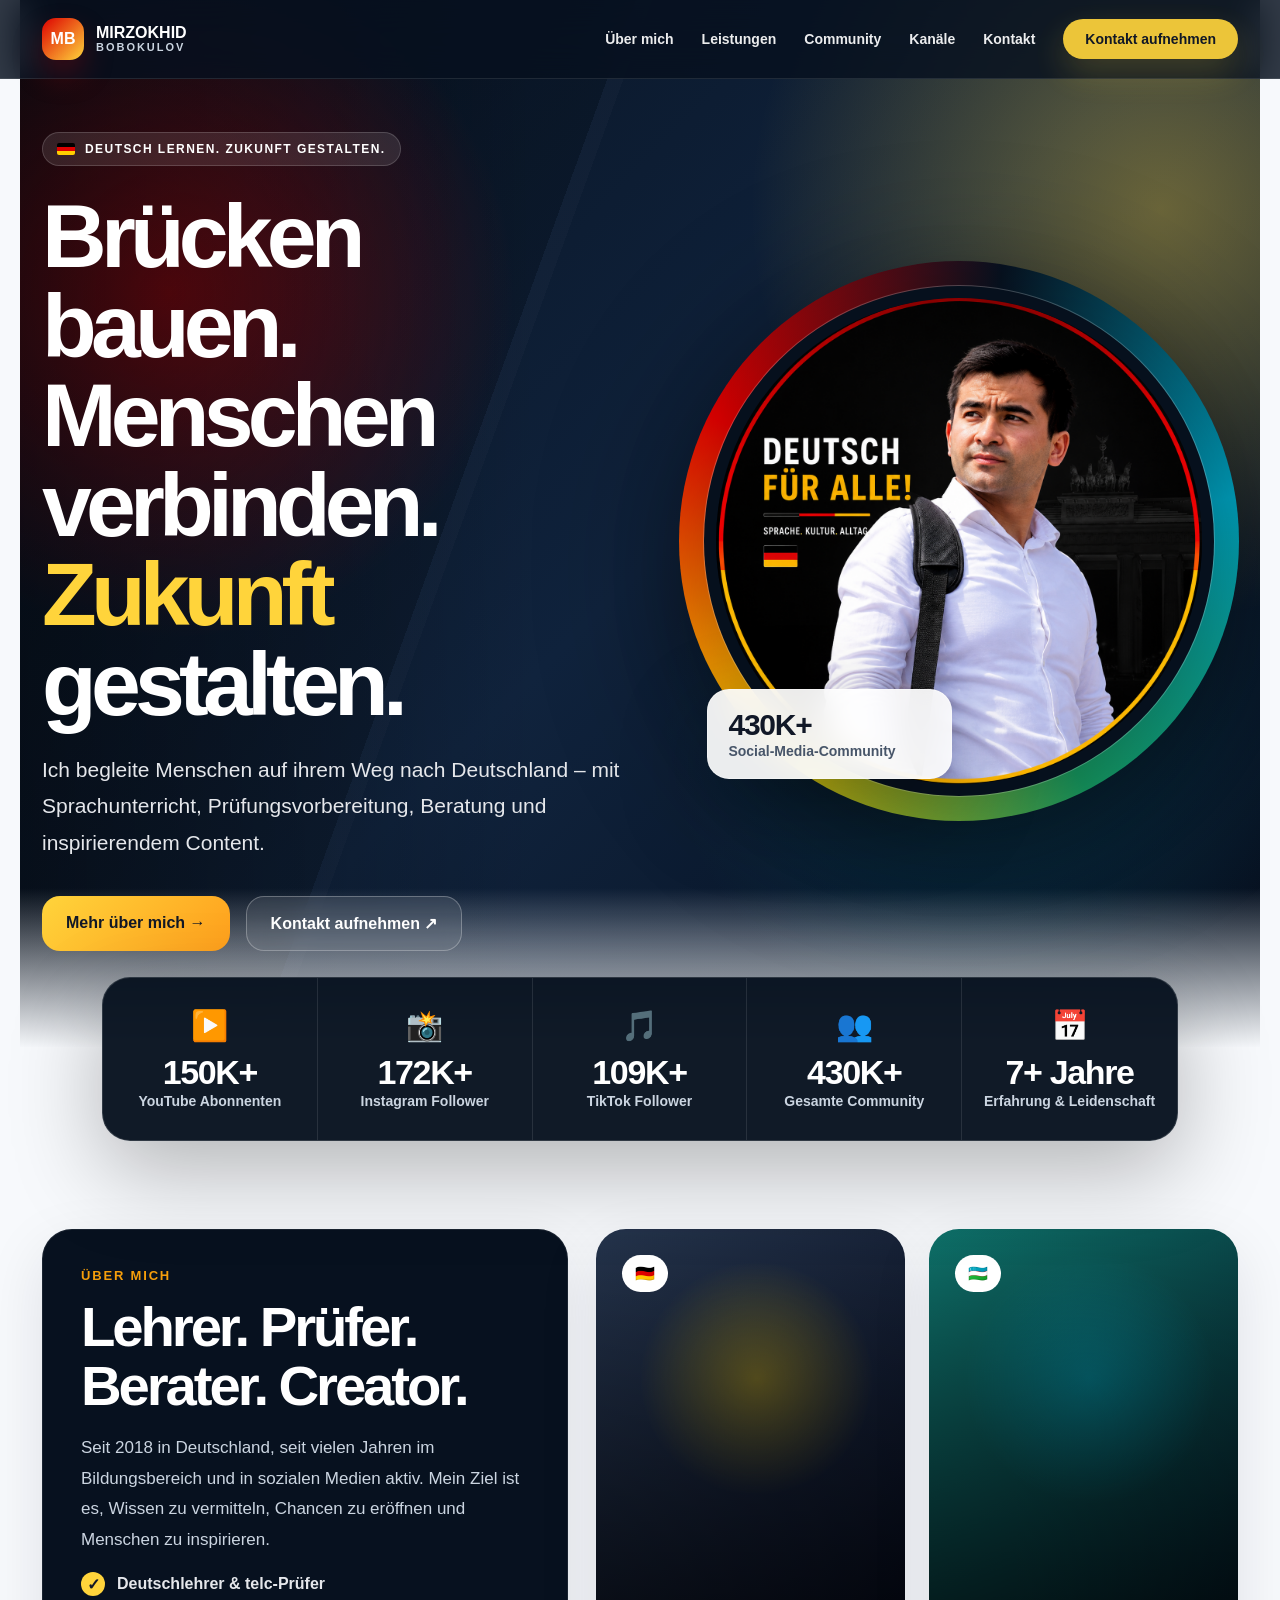
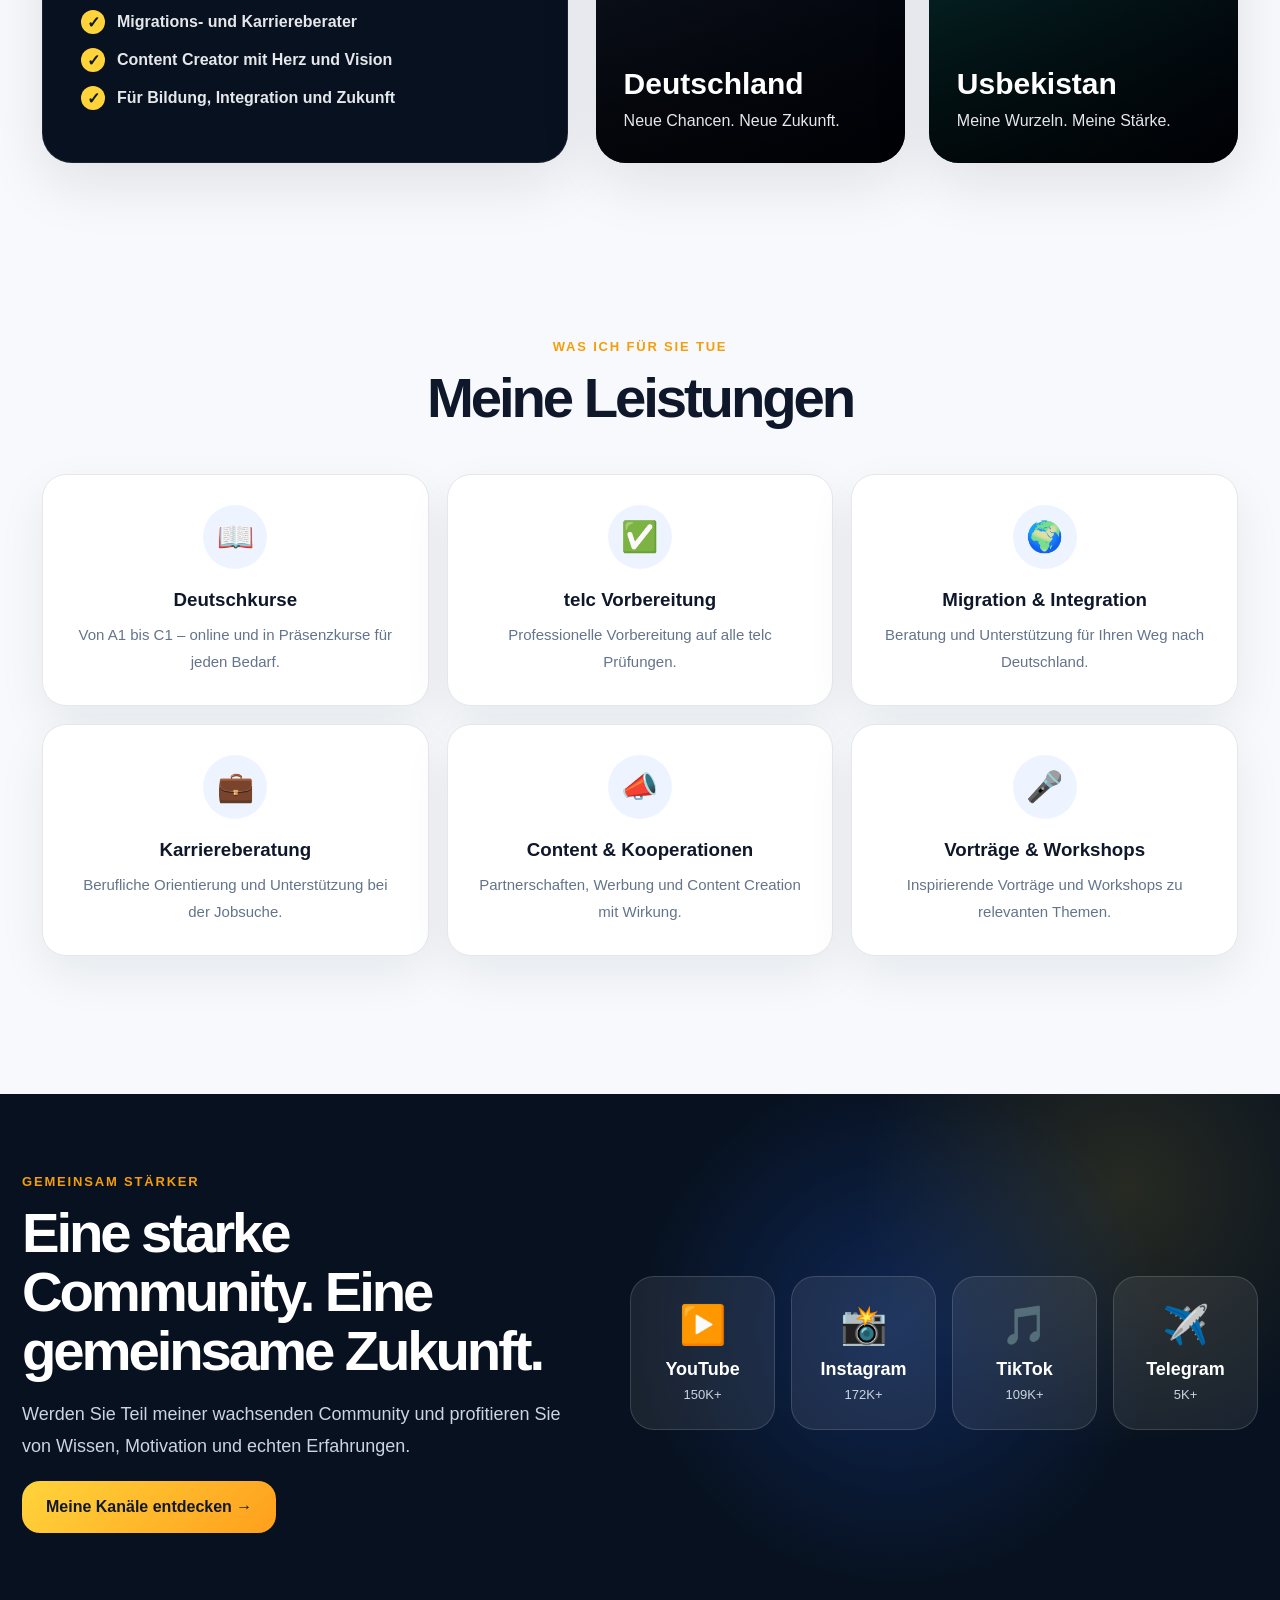
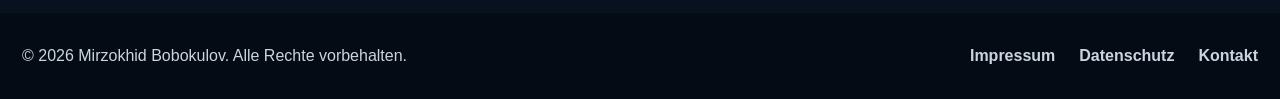
<file: index.html>
<!DOCTYPE html>
<html lang="de">
<head>
  <meta charset="UTF-8" />
  <meta name="viewport" content="width=device-width, initial-scale=1.0" />
  <title>Mirzokhid Bobokulov | Offizielle Webseite</title>
  <meta name="description" content="Deutschlehrer, telc-Prüfer, Content Creator sowie Migrations- und Karriereberater in Deutschland." />
  <link rel="preload" href="profile.png" as="image">

  <style>
    :root{
      --bg:#07111f;
      --bg2:#0b1a2f;
      --paper:#f7f9fc;
      --text:#0f172a;
      --muted:#64748b;
      --white:#ffffff;
      --yellow:#ffd43b;
      --red:#dd0000;
      --blue:#0099b5;
      --green:#169b62;
      --line:rgba(255,255,255,.16);
      --shadow:0 30px 90px rgba(0,0,0,.28);
      --soft-shadow:0 20px 60px rgba(15,23,42,.10);
    }

    *{box-sizing:border-box}
    html{scroll-behavior:smooth}
    body{margin:0;font-family:Arial,Helvetica,sans-serif;background:var(--paper);color:var(--text)}
    a{text-decoration:none;color:inherit}

    header{
      position:fixed;top:0;left:0;right:0;z-index:100;
      background:rgba(7,17,31,.82);
      backdrop-filter:blur(18px);
      border-bottom:1px solid rgba(255,255,255,.10);
    }
    .nav{
      max-width:1240px;margin:0 auto;padding:18px 22px;
      display:flex;align-items:center;justify-content:space-between;
    }
    .brand{display:flex;align-items:center;gap:12px;color:white;font-weight:900}
    .mark{
      width:42px;height:42px;border-radius:14px;display:grid;place-items:center;
      background:linear-gradient(135deg,var(--red),var(--yellow));box-shadow:0 15px 30px rgba(221,0,0,.25)
    }
    .brand span:last-child{line-height:1.05}
    .brand small{display:block;color:#cbd5e1;letter-spacing:.18em;font-size:11px;font-weight:800}
    nav{display:flex;gap:28px;align-items:center;color:white;font-size:14px;font-weight:900}
    nav a{opacity:.92} nav a:hover{color:var(--yellow)}
    .nav-cta{background:var(--yellow);color:#111827!important;padding:12px 22px;border-radius:999px;box-shadow:0 15px 35px rgba(255,212,59,.22)}

    .hero{
      min-height:900px;
      padding:132px 22px 96px;
      color:white;
      position:relative;
      overflow:hidden;
      background:
        radial-gradient(circle at 12% 28%, rgba(221,0,0,.55), transparent 26%),
        radial-gradient(circle at 92% 20%, rgba(255,212,59,.38), transparent 29%),
        linear-gradient(135deg,#07111f 0%,#10233d 52%,#06101e 100%);
    }
    .hero:before{
      content:"";position:absolute;inset:0;
      background:
        linear-gradient(90deg,rgba(0,0,0,.42),transparent 42%),
        linear-gradient(110deg,rgba(0,0,0,.16) 0 38%,rgba(255,255,255,.02) 38% 39%,transparent 39%),
        radial-gradient(circle at 78% 68%,rgba(0,153,181,.22),transparent 27%);
      pointer-events:none;
    }
    .hero:after{
      content:"";position:absolute;left:0;right:0;bottom:-1px;height:160px;
      background:linear-gradient(0deg,var(--paper),transparent);
    }
    .hero-grid{
      position:relative;z-index:2;max-width:1240px;margin:0 auto;
      display:grid;grid-template-columns:1.02fr .98fr;gap:56px;align-items:center;
    }
    .eyebrow{
      display:inline-flex;align-items:center;gap:10px;border:1px solid var(--line);
      background:rgba(255,255,255,.10);border-radius:999px;padding:9px 14px;
      font-size:12px;letter-spacing:.12em;text-transform:uppercase;font-weight:900;
    }
    .flag-de{width:18px;height:12px;border-radius:2px;background:linear-gradient(#000 0 33%,#dd0000 33% 66%,#ffce00 66%)}
    h1{
      margin:26px 0 22px;font-size:clamp(50px,7vw,92px);line-height:1.0;letter-spacing:-.065em;
    }
    .yellow{color:var(--yellow)}
    .lead{max-width:640px;font-size:21px;line-height:1.75;color:#e5e7eb;margin:0 0 34px}
    .actions{display:flex;flex-wrap:wrap;gap:16px}
    .btn{
      display:inline-flex;align-items:center;justify-content:center;gap:12px;
      min-width:185px;padding:17px 24px;border-radius:18px;font-weight:900;
      border:1px solid rgba(255,255,255,.28);color:white;background:rgba(255,255,255,.08);
      backdrop-filter:blur(10px);transition:.25s ease;
    }
    .btn:hover{transform:translateY(-3px)}
    .btn.primary{background:linear-gradient(135deg,var(--yellow),#ff9f1c);color:#111827;border:0}

    .visual{position:relative;display:grid;place-items:center;min-height:560px}
    .halo{
      position:absolute;width:min(88vw,560px);height:min(88vw,560px);border-radius:50%;
      background:conic-gradient(from 225deg,#ffce00,#dd0000,#07111f,#0099b5,#169b62,#ffce00);
      filter:drop-shadow(0 28px 70px rgba(0,0,0,.45));
    }
    .portrait{
      position:relative;width:min(82vw,510px);height:min(82vw,510px);
      border-radius:50%;overflow:hidden;border:12px solid rgba(7,17,31,.84);
      box-shadow:0 0 0 1px rgba(255,255,255,.22),var(--shadow);
      background:#050b14;
    }
    .portrait img{width:100%;height:100%;object-fit:cover;display:block}
    .label-card{
      position:absolute;bottom:42px;left:28px;background:rgba(255,255,255,.92);
      color:#111827;border:1px solid rgba(255,255,255,.35);border-radius:22px;
      padding:18px 20px;width:245px;box-shadow:var(--shadow);backdrop-filter:blur(16px);
    }
    .label-card strong{display:block;font-size:30px;letter-spacing:-.04em}
    .label-card span{color:#475569;font-weight:800;font-size:14px}

    .stats-wrap{max-width:1120px;margin:-70px auto 0;padding:0 22px;position:relative;z-index:10}
    .stats{
      display:grid;grid-template-columns:repeat(5,1fr);overflow:hidden;border-radius:28px;
      background:rgba(7,17,31,.96);border:1px solid rgba(255,255,255,.14);
      box-shadow:var(--shadow);color:white;
    }
    .stat{text-align:center;padding:30px 18px;border-right:1px solid rgba(255,255,255,.10)}
    .stat:last-child{border-right:0}
    .stat .emoji{font-size:30px;margin-bottom:10px}
    .stat strong{display:block;font-size:34px;letter-spacing:-.04em}
    .stat span{color:#cbd5e1;font-size:14px;font-weight:700}

    section{max-width:1240px;margin:0 auto;padding:88px 22px}
    .kicker{color:#f59e0b;font-size:13px;text-transform:uppercase;letter-spacing:.14em;font-weight:900;margin-bottom:14px}
    h2{font-size:clamp(34px,4.4vw,58px);line-height:1.05;letter-spacing:-.055em;margin:0 0 18px}
    p{line-height:1.8}
    .muted{color:var(--muted);font-size:18px}

    .about-grid{display:grid;grid-template-columns:.9fr 1.1fr;gap:28px;align-items:stretch}
    .about-card{
      background:#07111f;color:white;border-radius:30px;padding:38px;box-shadow:var(--soft-shadow);
      border:1px solid rgba(255,255,255,.08);
    }
    .about-card p{color:#cbd5e1;font-size:17px}
    .check{display:flex;align-items:center;gap:12px;margin:14px 0;font-weight:800;color:#e5e7eb}
    .check b{width:24px;height:24px;border-radius:50%;display:grid;place-items:center;background:var(--yellow);color:#111827}

    .places{display:grid;grid-template-columns:1fr 1fr;gap:24px}
    .place{
      min-height:390px;border-radius:30px;padding:28px;display:flex;flex-direction:column;justify-content:flex-end;
      position:relative;overflow:hidden;color:white;box-shadow:var(--soft-shadow);
    }
    .place:before{content:"";position:absolute;inset:0;background:linear-gradient(180deg,rgba(0,0,0,.04),rgba(0,0,0,.80))}
    .place *{position:relative;z-index:2}
    .place.de{background:radial-gradient(circle at 52% 28%,rgba(255,206,0,.36),transparent 28%),linear-gradient(135deg,#26364f,#020617)}
    .place.uz{background:radial-gradient(circle at 52% 28%,rgba(0,153,181,.43),transparent 30%),linear-gradient(135deg,#0f766e,#020617)}
    .badge{position:absolute;left:26px;top:26px;background:white;color:#111827;border-radius:999px;padding:9px 13px;font-weight:900}
    .place h3{font-size:30px;margin:0 0 6px}.place p{margin:0;color:#e5e7eb}

    .section-head{text-align:center;max-width:760px;margin:0 auto 46px}
    .section-head p{color:var(--muted);font-size:18px}
    .services{display:grid;grid-template-columns:repeat(3,1fr);gap:18px}
    .service{
      background:white;border:1px solid #e5e7eb;border-radius:24px;padding:30px;text-align:center;
      box-shadow:0 18px 48px rgba(15,23,42,.07);transition:.25s ease;
    }
    .service:hover{transform:translateY(-5px);box-shadow:0 26px 65px rgba(15,23,42,.11)}
    .service .icon{width:64px;height:64px;margin:0 auto 20px;border-radius:50%;display:grid;place-items:center;background:#eef4ff;font-size:30px}
    .service h3{margin:0 0 10px}.service p{color:var(--muted);margin:0;font-size:15px}

    .community{max-width:none;background:#07111f;color:white;margin-top:50px;padding:80px 22px;position:relative;overflow:hidden}
    .community:before{content:"";position:absolute;inset:0;background:radial-gradient(circle at 70% 45%,rgba(37,99,235,.26),transparent 28%),radial-gradient(circle at 88% 18%,rgba(255,212,59,.13),transparent 22%)}
    .community-inner{position:relative;z-index:2;max-width:1240px;margin:0 auto;display:grid;grid-template-columns:.95fr 1.05fr;gap:40px;align-items:center}
    .community p{color:#cbd5e1;font-size:18px}
    .socials{display:grid;grid-template-columns:repeat(4,1fr);gap:16px}
    .social{background:rgba(255,255,255,.08);border:1px solid rgba(255,255,255,.14);border-radius:24px;padding:26px 18px;text-align:center;transition:.25s ease}
    .social:hover{transform:translateY(-4px);background:rgba(255,255,255,.12)}
    .social .sicon{font-size:38px;margin-bottom:12px}.social strong{display:block;font-size:18px;margin-bottom:5px}.social span{color:#cbd5e1;font-size:13px}

    footer{background:#050b14;color:#cbd5e1;padding:34px 22px}
    .footer{max-width:1240px;margin:0 auto;display:flex;justify-content:space-between;gap:20px}
    .footer a{margin-left:24px;color:#cbd5e1;font-weight:800}

    @media(max-width:950px){
      nav{display:none}.hero{min-height:auto;padding-top:112px}.hero-grid,.about-grid,.community-inner{grid-template-columns:1fr}
      .visual{min-height:420px}.stats{grid-template-columns:1fr 1fr}.places,.services{grid-template-columns:1fr}.socials{grid-template-columns:1fr 1fr}
    }
    @media(max-width:560px){
      h1{font-size:46px}.lead{font-size:18px}.actions .btn{width:100%}.stats{grid-template-columns:1fr}
      .portrait{width:330px;height:330px}.halo{width:360px;height:360px}.label-card{position:relative;left:auto;bottom:auto;margin-top:-34px;width:100%}
      .socials{grid-template-columns:1fr}.footer{display:block;text-align:center}.footer div:last-child{margin-top:16px}.footer a{margin:0 9px}
    }
  </style>
</head>

<body>
  <header>
    <div class="nav">
      <a class="brand" href="index.html">
        <span class="mark">MB</span>
        <span>MIRZOKHID<small>BOBOKULOV</small></span>
      </a>
      <nav>
        <a href="#ueber-mich">Über mich</a>
        <a href="#leistungen">Leistungen</a>
        <a href="#community">Community</a>
        <a href="#kanaele">Kanäle</a>
        <a href="kontakt.html">Kontakt</a>
        <a class="nav-cta" href="kontakt.html">Kontakt aufnehmen</a>
      </nav>
    </div>
  </header>

  <main>
    <section class="hero">
      <div class="hero-grid">
        <div>
          <div class="eyebrow"><span class="flag-de"></span> Deutsch lernen. Zukunft gestalten.</div>
          <h1>Brücken bauen.<br>Menschen verbinden.<br><span class="yellow">Zukunft</span> gestalten.</h1>
          <p class="lead">
            Ich begleite Menschen auf ihrem Weg nach Deutschland – mit Sprachunterricht,
            Prüfungsvorbereitung, Beratung und inspirierendem Content.
          </p>
          <div class="actions">
            <a class="btn primary" href="#ueber-mich">Mehr über mich →</a>
            <a class="btn" href="kontakt.html">Kontakt aufnehmen ↗</a>
          </div>
        </div>

        <div class="visual">
          <div class="halo"></div>
          <div class="portrait">
            <img src="profile.png" alt="Mirzokhid Bobokulov">
          </div>
          <div class="label-card">
            <strong>430K+</strong>
            <span>Social-Media-Community</span>
          </div>
        </div>
      </div>
    </section>

    <div class="stats-wrap">
      <div class="stats">
        <div class="stat"><div class="emoji">▶️</div><strong>150K+</strong><span>YouTube Abonnenten</span></div>
        <div class="stat"><div class="emoji">📸</div><strong>172K+</strong><span>Instagram Follower</span></div>
        <div class="stat"><div class="emoji">🎵</div><strong>109K+</strong><span>TikTok Follower</span></div>
        <div class="stat"><div class="emoji">👥</div><strong>430K+</strong><span>Gesamte Community</span></div>
        <div class="stat"><div class="emoji">📅</div><strong>7+ Jahre</strong><span>Erfahrung & Leidenschaft</span></div>
      </div>
    </div>

    <section id="ueber-mich">
      <div class="about-grid">
        <div class="about-card">
          <div class="kicker">Über mich</div>
          <h2>Lehrer. Prüfer. Berater. Creator.</h2>
          <p>
            Seit 2018 in Deutschland, seit vielen Jahren im Bildungsbereich und in sozialen Medien aktiv.
            Mein Ziel ist es, Wissen zu vermitteln, Chancen zu eröffnen und Menschen zu inspirieren.
          </p>
          <div class="check"><b>✓</b>Deutschlehrer & telc-Prüfer</div>
          <div class="check"><b>✓</b>Migrations- und Karriereberater</div>
          <div class="check"><b>✓</b>Content Creator mit Herz und Vision</div>
          <div class="check"><b>✓</b>Für Bildung, Integration und Zukunft</div>
        </div>

        <div class="places">
          <div class="place de"><span class="badge">🇩🇪</span><h3>Deutschland</h3><p>Neue Chancen. Neue Zukunft.</p></div>
          <div class="place uz"><span class="badge">🇺🇿</span><h3>Usbekistan</h3><p>Meine Wurzeln. Meine Stärke.</p></div>
        </div>
      </div>
    </section>

    <section id="leistungen">
      <div class="section-head">
        <div class="kicker">Was ich für Sie tue</div>
        <h2>Meine Leistungen</h2>
      </div>
      <div class="services">
        <div class="service"><div class="icon">📖</div><h3>Deutschkurse</h3><p>Von A1 bis C1 – online und in Präsenzkurse für jeden Bedarf.</p></div>
        <div class="service"><div class="icon">✅</div><h3>telc Vorbereitung</h3><p>Professionelle Vorbereitung auf alle telc Prüfungen.</p></div>
        <div class="service"><div class="icon">🌍</div><h3>Migration & Integration</h3><p>Beratung und Unterstützung für Ihren Weg nach Deutschland.</p></div>
        <div class="service"><div class="icon">💼</div><h3>Karriereberatung</h3><p>Berufliche Orientierung und Unterstützung bei der Jobsuche.</p></div>
        <div class="service"><div class="icon">📣</div><h3>Content & Kooperationen</h3><p>Partnerschaften, Werbung und Content Creation mit Wirkung.</p></div>
        <div class="service"><div class="icon">🎤</div><h3>Vorträge & Workshops</h3><p>Inspirierende Vorträge und Workshops zu relevanten Themen.</p></div>
      </div>
    </section>

    <section class="community" id="community">
      <div class="community-inner">
        <div>
          <div class="kicker">Gemeinsam stärker</div>
          <h2>Eine starke Community. Eine gemeinsame Zukunft.</h2>
          <p>
            Werden Sie Teil meiner wachsenden Community und profitieren Sie von Wissen,
            Motivation und echten Erfahrungen.
          </p>
          <div class="actions"><a class="btn primary" href="#kanaele">Meine Kanäle entdecken →</a></div>
        </div>

        <div class="socials" id="kanaele">
          <a class="social" href="https://www.youtube.com/@mirzo_in_germany" target="_blank" rel="noopener"><div class="sicon">▶️</div><strong>YouTube</strong><span>150K+</span></a>
          <a class="social" href="https://www.instagram.com/mirzokhid.bobokulov/" target="_blank" rel="noopener"><div class="sicon">📸</div><strong>Instagram</strong><span>172K+</span></a>
          <a class="social" href="https://www.tiktok.com/@deutsch_in_deutschland?_r=1&_t=ZG-97sIHnZF4Xx" target="_blank" rel="noopener"><div class="sicon">🎵</div><strong>TikTok</strong><span>109K+</span></a>
          <a class="social" href="https://t.me/nemis_tili" target="_blank" rel="noopener"><div class="sicon">✈️</div><strong>Telegram</strong><span>5K+</span></a>
        </div>
      </div>
    </section>
  </main>

  <footer>
    <div class="footer">
      <div>© 2026 Mirzokhid Bobokulov. Alle Rechte vorbehalten.</div>
      <div><a href="impressum.html">Impressum</a><a href="datenschutz.html">Datenschutz</a><a href="kontakt.html">Kontakt</a></div>
    </div>
  </footer>
</body>
</html>
</file>
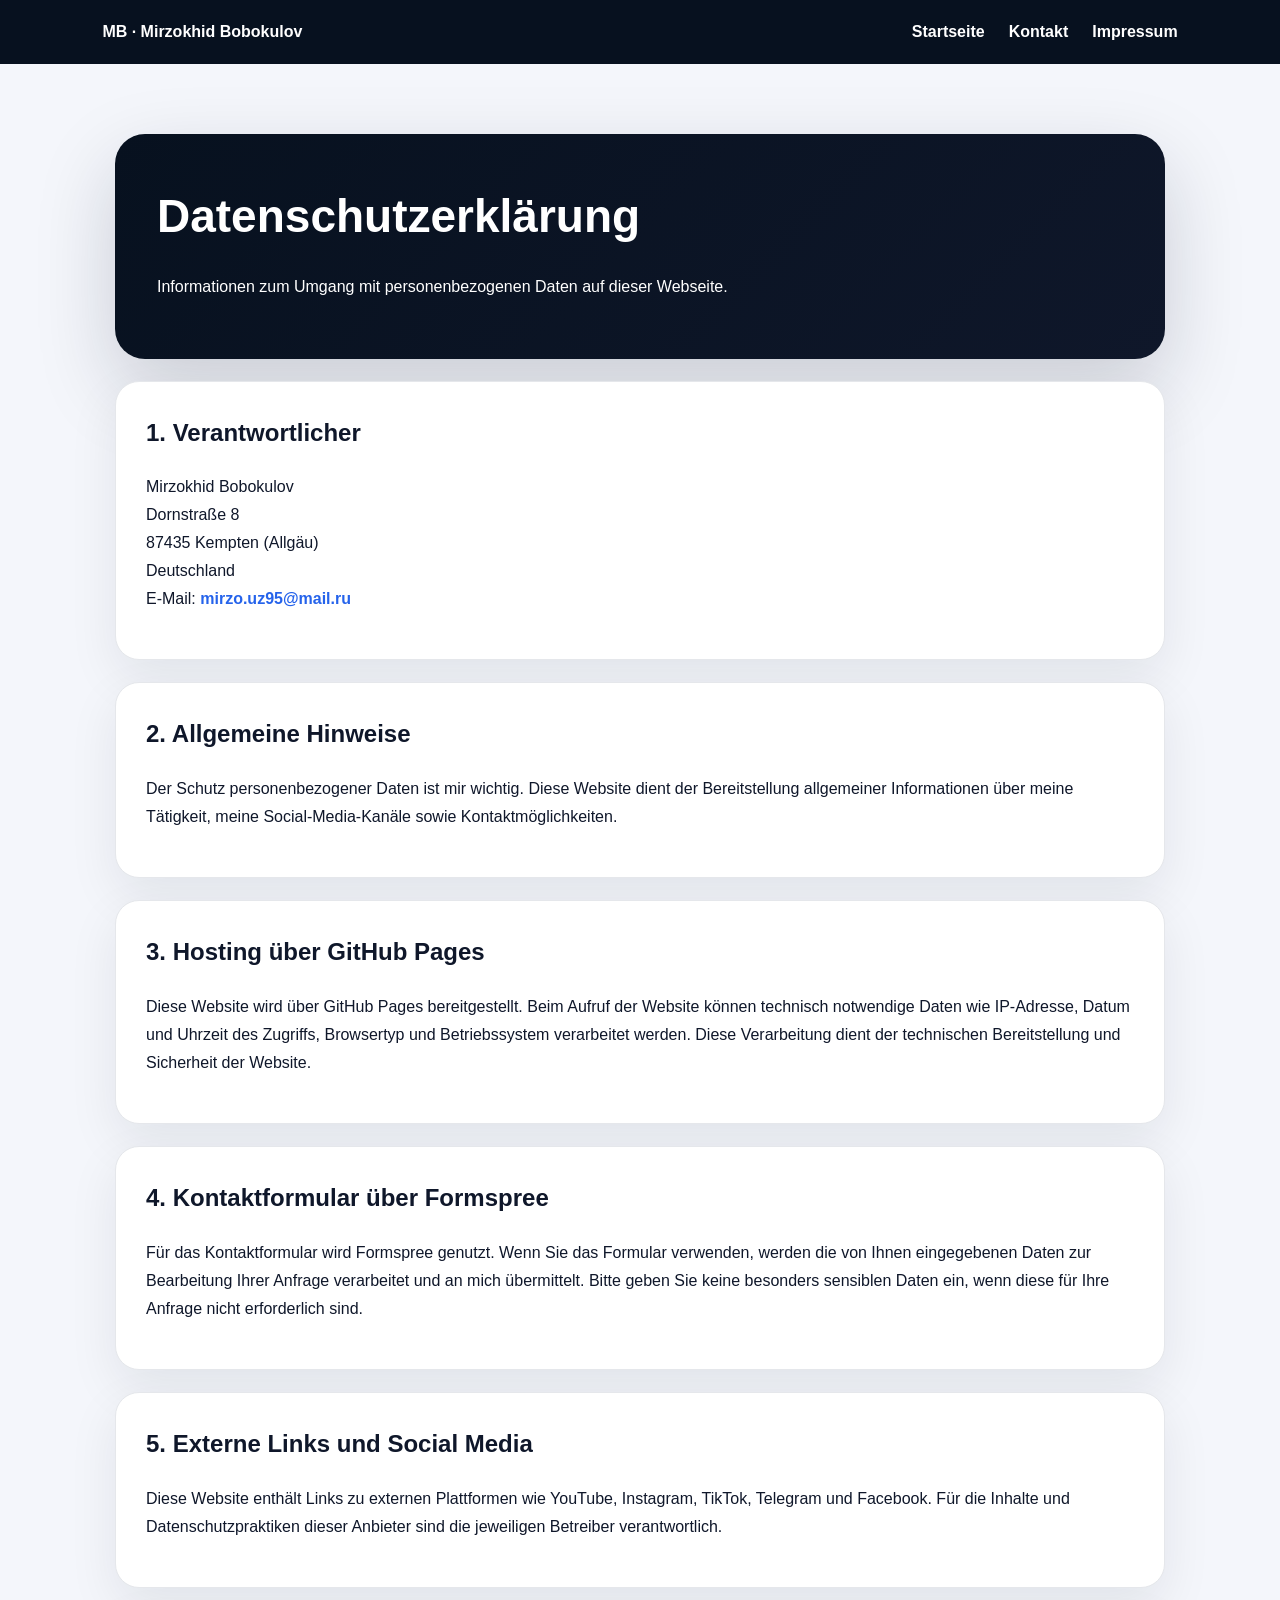
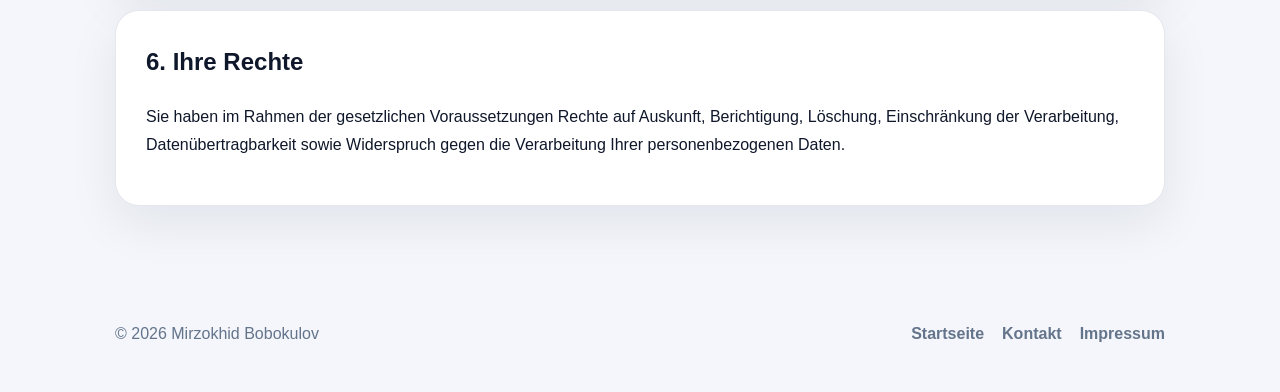
<file: datenschutz.html>
<!DOCTYPE html>
<html lang="de">
<head>
<meta charset="UTF-8"><meta name="viewport" content="width=device-width, initial-scale=1.0"><title>Datenschutz | Mirzokhid Bobokulov</title>
<style>
body{margin:0;font-family:Arial,Helvetica,sans-serif;background:#f4f6fb;color:#0f172a;line-height:1.75}header{background:#07111f;color:white;padding:18px 8%;display:flex;justify-content:space-between;align-items:center}header a{color:white;text-decoration:none;margin-left:24px;font-weight:800}main{max-width:1050px;margin:0 auto;padding:70px 20px}.hero{background:linear-gradient(135deg,#07111f,#0f172a);color:white;border-radius:30px;padding:42px;box-shadow:0 30px 80px rgba(15,23,42,.18)}.card{background:white;border:1px solid #e5e7eb;border-radius:24px;padding:30px;margin-top:22px;box-shadow:0 18px 50px rgba(15,23,42,.08)}h1{font-size:46px;margin:0}h2{margin-top:0}a{color:#2563eb;text-decoration:none;font-weight:800}footer{max-width:1050px;margin:20px auto;padding:24px;color:#64748b;display:flex;justify-content:space-between}footer a{color:#64748b;margin-left:18px}@media(max-width:800px){header{display:block}footer{display:block;text-align:center}}
</style>
</head>
<body>
<header><strong>MB · Mirzokhid Bobokulov</strong><nav><a href="index.html">Startseite</a><a href="kontakt.html">Kontakt</a><a href="impressum.html">Impressum</a></nav></header>
<main><section class="hero"><h1>Datenschutzerklärung</h1><p>Informationen zum Umgang mit personenbezogenen Daten auf dieser Webseite.</p></section>
<section class="card"><h2>1. Verantwortlicher</h2><p>Mirzokhid Bobokulov<br>Dornstraße 8<br>87435 Kempten (Allgäu)<br>Deutschland<br>E-Mail: <a href="mailto:mirzo.uz95@mail.ru">mirzo.uz95@mail.ru</a></p></section>
<section class="card"><h2>2. Allgemeine Hinweise</h2><p>Der Schutz personenbezogener Daten ist mir wichtig. Diese Website dient der Bereitstellung allgemeiner Informationen über meine Tätigkeit, meine Social-Media-Kanäle sowie Kontaktmöglichkeiten.</p></section>
<section class="card"><h2>3. Hosting über GitHub Pages</h2><p>Diese Website wird über GitHub Pages bereitgestellt. Beim Aufruf der Website können technisch notwendige Daten wie IP-Adresse, Datum und Uhrzeit des Zugriffs, Browsertyp und Betriebssystem verarbeitet werden. Diese Verarbeitung dient der technischen Bereitstellung und Sicherheit der Website.</p></section>
<section class="card"><h2>4. Kontaktformular über Formspree</h2><p>Für das Kontaktformular wird Formspree genutzt. Wenn Sie das Formular verwenden, werden die von Ihnen eingegebenen Daten zur Bearbeitung Ihrer Anfrage verarbeitet und an mich übermittelt. Bitte geben Sie keine besonders sensiblen Daten ein, wenn diese für Ihre Anfrage nicht erforderlich sind.</p></section>
<section class="card"><h2>5. Externe Links und Social Media</h2><p>Diese Website enthält Links zu externen Plattformen wie YouTube, Instagram, TikTok, Telegram und Facebook. Für die Inhalte und Datenschutzpraktiken dieser Anbieter sind die jeweiligen Betreiber verantwortlich.</p></section>
<section class="card"><h2>6. Ihre Rechte</h2><p>Sie haben im Rahmen der gesetzlichen Voraussetzungen Rechte auf Auskunft, Berichtigung, Löschung, Einschränkung der Verarbeitung, Datenübertragbarkeit sowie Widerspruch gegen die Verarbeitung Ihrer personenbezogenen Daten.</p></section>
</main>
<footer><div>© 2026 Mirzokhid Bobokulov</div><div><a href="index.html">Startseite</a><a href="kontakt.html">Kontakt</a><a href="impressum.html">Impressum</a></div></footer>
</body></html>
</file>
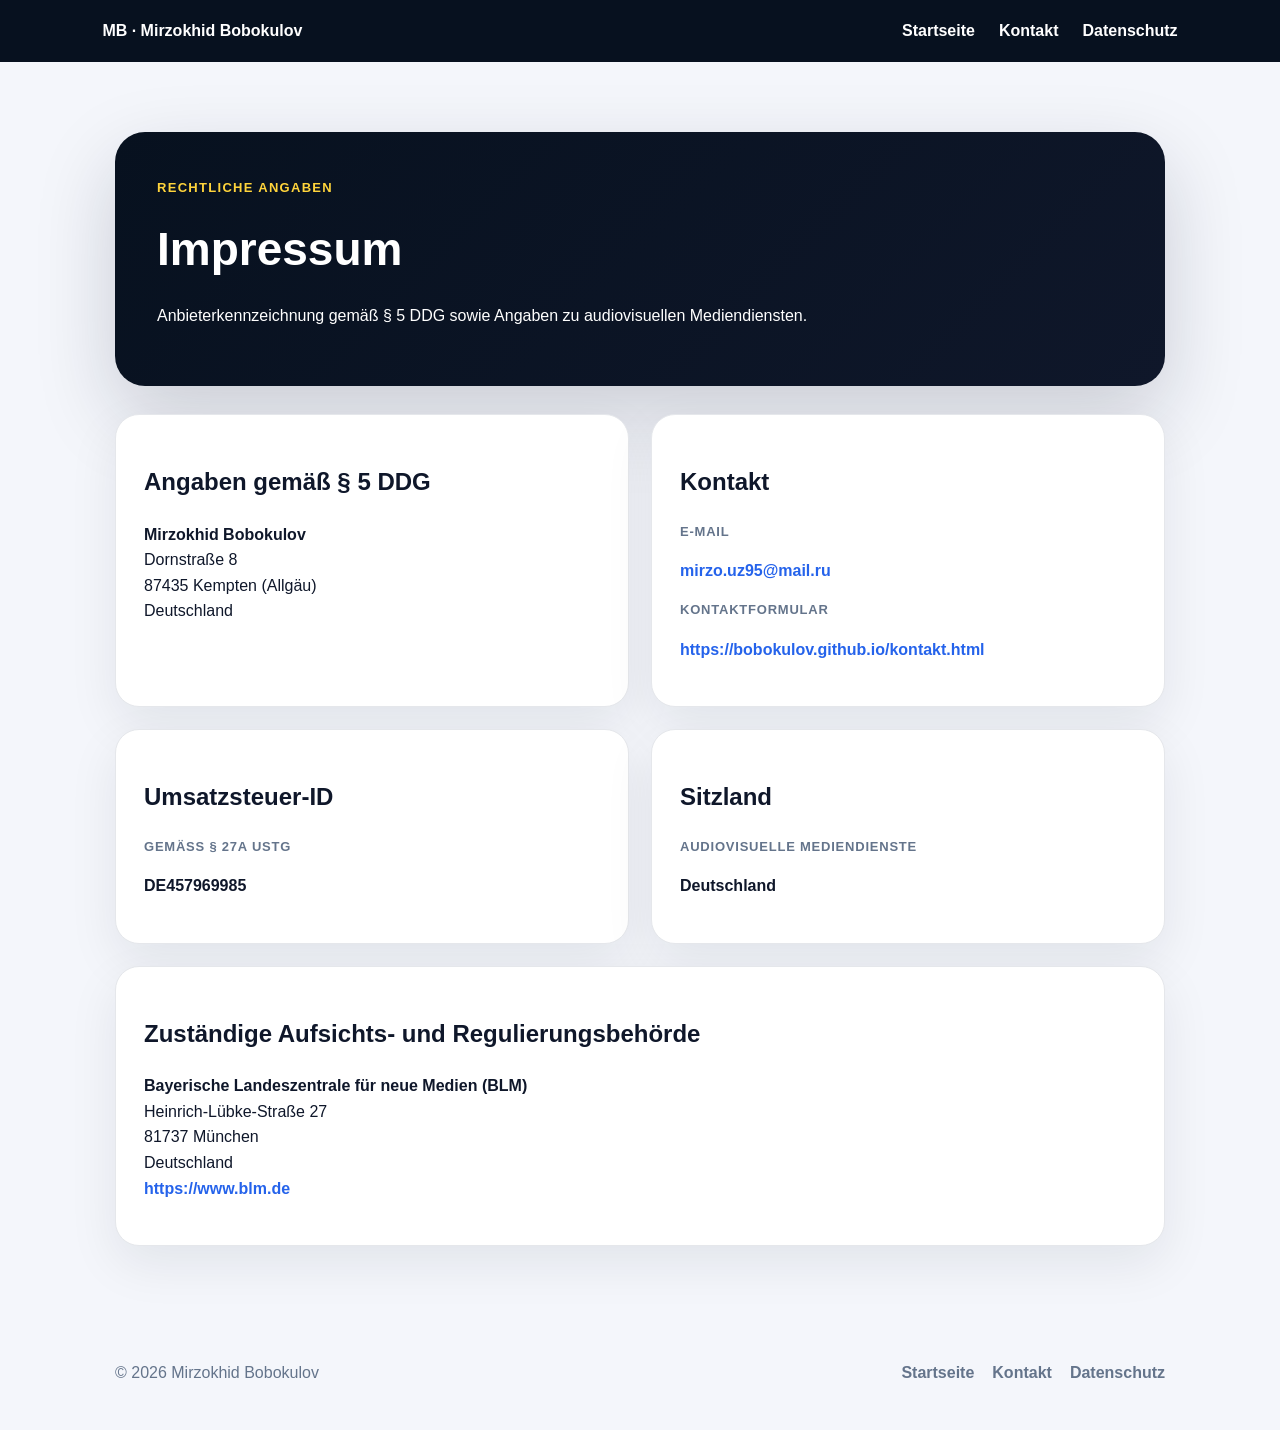
<file: impressum.html>
<!DOCTYPE html>
<html lang="de">
<head>
<meta charset="UTF-8"><meta name="viewport" content="width=device-width, initial-scale=1.0"><title>Impressum | Mirzokhid Bobokulov</title>
<style>
body{margin:0;font-family:Arial,Helvetica,sans-serif;background:#f4f6fb;color:#0f172a;line-height:1.6}header{background:#07111f;color:white;padding:18px 8%;display:flex;justify-content:space-between;align-items:center}header a{color:white;text-decoration:none;margin-left:24px;font-weight:800}main{max-width:1050px;margin:0 auto;padding:70px 20px}.hero{background:linear-gradient(135deg,#07111f,#0f172a);color:white;border-radius:30px;padding:42px;box-shadow:0 30px 80px rgba(15,23,42,.18)}.badge{color:#ffd43b;text-transform:uppercase;letter-spacing:.1em;font-weight:900;font-size:13px}h1{font-size:46px;margin:14px 0 0}.grid{display:grid;grid-template-columns:1fr 1fr;gap:22px;margin-top:28px}.card{background:white;border:1px solid #e5e7eb;border-radius:24px;padding:28px;box-shadow:0 18px 50px rgba(15,23,42,.08)}.full{grid-column:1/-1}.label{color:#64748b;font-size:13px;font-weight:900;text-transform:uppercase;letter-spacing:.06em}a{color:#2563eb;text-decoration:none;font-weight:800}footer{max-width:1050px;margin:20px auto;padding:24px;color:#64748b;display:flex;justify-content:space-between}footer a{color:#64748b;margin-left:18px}@media(max-width:800px){header{display:block}.grid{grid-template-columns:1fr}.hero{padding:30px 22px}footer{display:block;text-align:center}}
</style>
</head>
<body>
<header><strong>MB · Mirzokhid Bobokulov</strong><nav><a href="index.html">Startseite</a><a href="kontakt.html">Kontakt</a><a href="datenschutz.html">Datenschutz</a></nav></header>
<main><section class="hero"><span class="badge">Rechtliche Angaben</span><h1>Impressum</h1><p>Anbieterkennzeichnung gemäß § 5 DDG sowie Angaben zu audiovisuellen Mediendiensten.</p></section>
<section class="grid">
<div class="card"><h2>Angaben gemäß § 5 DDG</h2><p><strong>Mirzokhid Bobokulov</strong><br>Dornstraße 8<br>87435 Kempten (Allgäu)<br>Deutschland</p></div>
<div class="card"><h2>Kontakt</h2><div class="label">E-Mail</div><p><a href="mailto:mirzo.uz95@mail.ru">mirzo.uz95@mail.ru</a></p><div class="label">Kontaktformular</div><p><a href="https://bobokulov.github.io/kontakt.html">https://bobokulov.github.io/kontakt.html</a></p></div>
<div class="card"><h2>Umsatzsteuer-ID</h2><div class="label">gemäß § 27a UStG</div><p><strong>DE457969985</strong></p></div>
<div class="card"><h2>Sitzland</h2><div class="label">Audiovisuelle Mediendienste</div><p><strong>Deutschland</strong></p></div>
<div class="card full"><h2>Zuständige Aufsichts- und Regulierungsbehörde</h2><p><strong>Bayerische Landeszentrale für neue Medien (BLM)</strong><br>Heinrich-Lübke-Straße 27<br>81737 München<br>Deutschland<br><a href="https://www.blm.de" target="_blank">https://www.blm.de</a></p></div>
</section></main>
<footer><div>© 2026 Mirzokhid Bobokulov</div><div><a href="index.html">Startseite</a><a href="kontakt.html">Kontakt</a><a href="datenschutz.html">Datenschutz</a></div></footer>
</body></html>
</file>
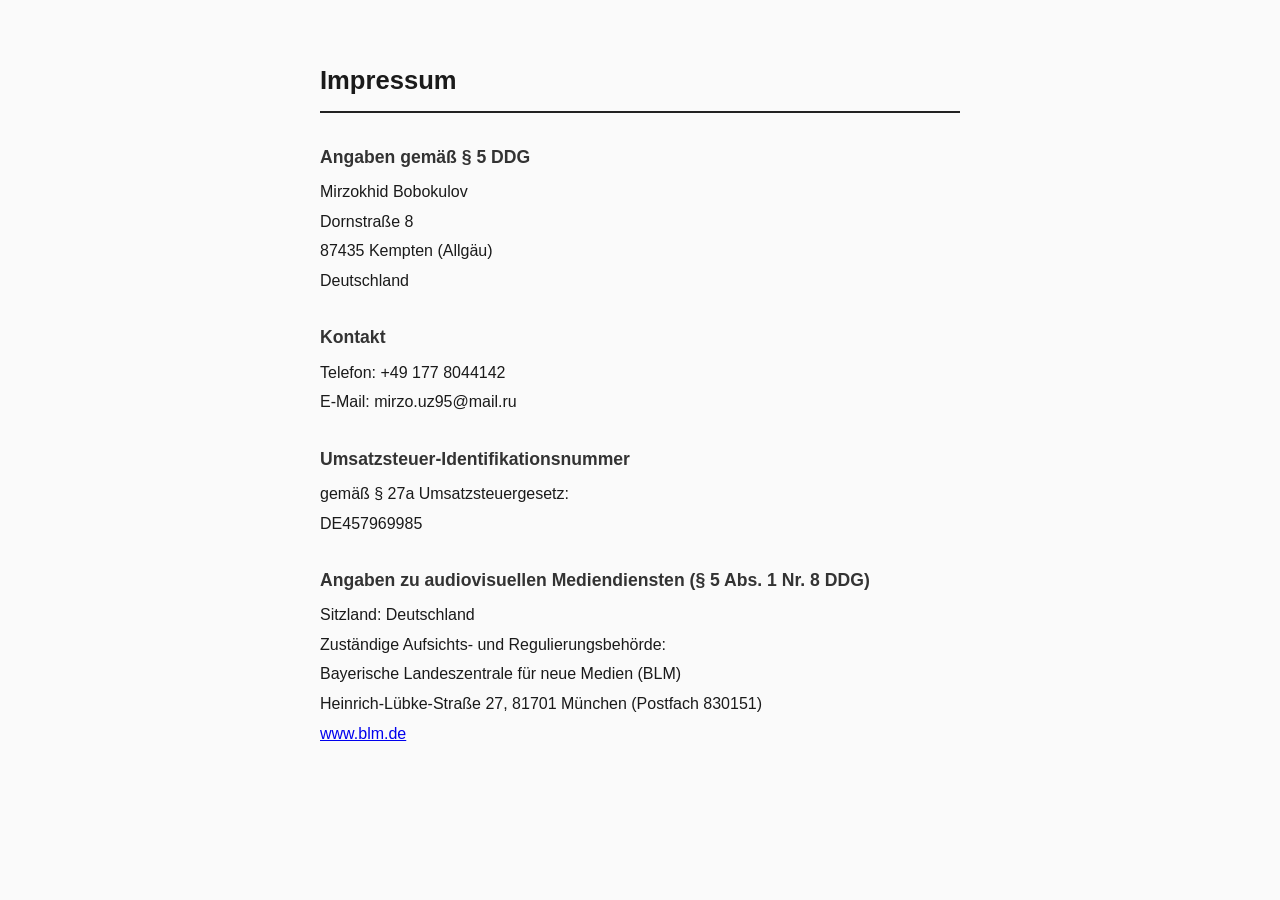
<file: index (1).html>
<!DOCTYPE html>
<html lang="de">
<head>
<meta charset="UTF-8">
<meta name="viewport" content="width=device-width, initial-scale=1.0">
<title>Impressum</title>
<style>
  body {
    font-family: -apple-system, BlinkMacSystemFont, "Segoe UI", Roboto, Helvetica, Arial, sans-serif;
    max-width: 640px;
    margin: 60px auto;
    padding: 0 20px;
    line-height: 1.6;
    color: #1a1a1a;
    background: #fafafa;
  }
  h1 {
    font-size: 1.6em;
    border-bottom: 2px solid #222;
    padding-bottom: 10px;
    margin-bottom: 30px;
  }
  h2 {
    font-size: 1.1em;
    margin-top: 30px;
    margin-bottom: 8px;
    color: #333;
  }
  p {
    margin: 4px 0;
  }
  .section {
    margin-bottom: 24px;
  }
</style>
</head>
<body>

<h1>Impressum</h1>

<div class="section">
  <h2>Angaben gemäß § 5 DDG</h2>
  <p>Mirzokhid Bobokulov</p>
  <p>Dornstraße 8</p>
  <p>87435 Kempten (Allgäu)</p>
  <p>Deutschland</p>
</div>

<div class="section">
  <h2>Kontakt</h2>
  <p>Telefon: +49 177 8044142</p>
  <p>E-Mail: mirzo.uz95@mail.ru</p>
</div>

<div class="section">
  <h2>Umsatzsteuer-Identifikationsnummer</h2>
  <p>gemäß § 27a Umsatzsteuergesetz:</p>
  <p>DE457969985</p>
</div>

<div class="section">
  <h2>Angaben zu audiovisuellen Mediendiensten (§ 5 Abs. 1 Nr. 8 DDG)</h2>
  <p>Sitzland: Deutschland</p>
  <p>Zuständige Aufsichts- und Regulierungsbehörde:</p>
  <p>Bayerische Landeszentrale für neue Medien (BLM)</p>
  <p>Heinrich-Lübke-Straße 27, 81701 München (Postfach 830151)</p>
  <p><a href="https://www.blm.de" target="_blank" rel="noopener">www.blm.de</a></p>
</div>

</body>
</html>
</file>
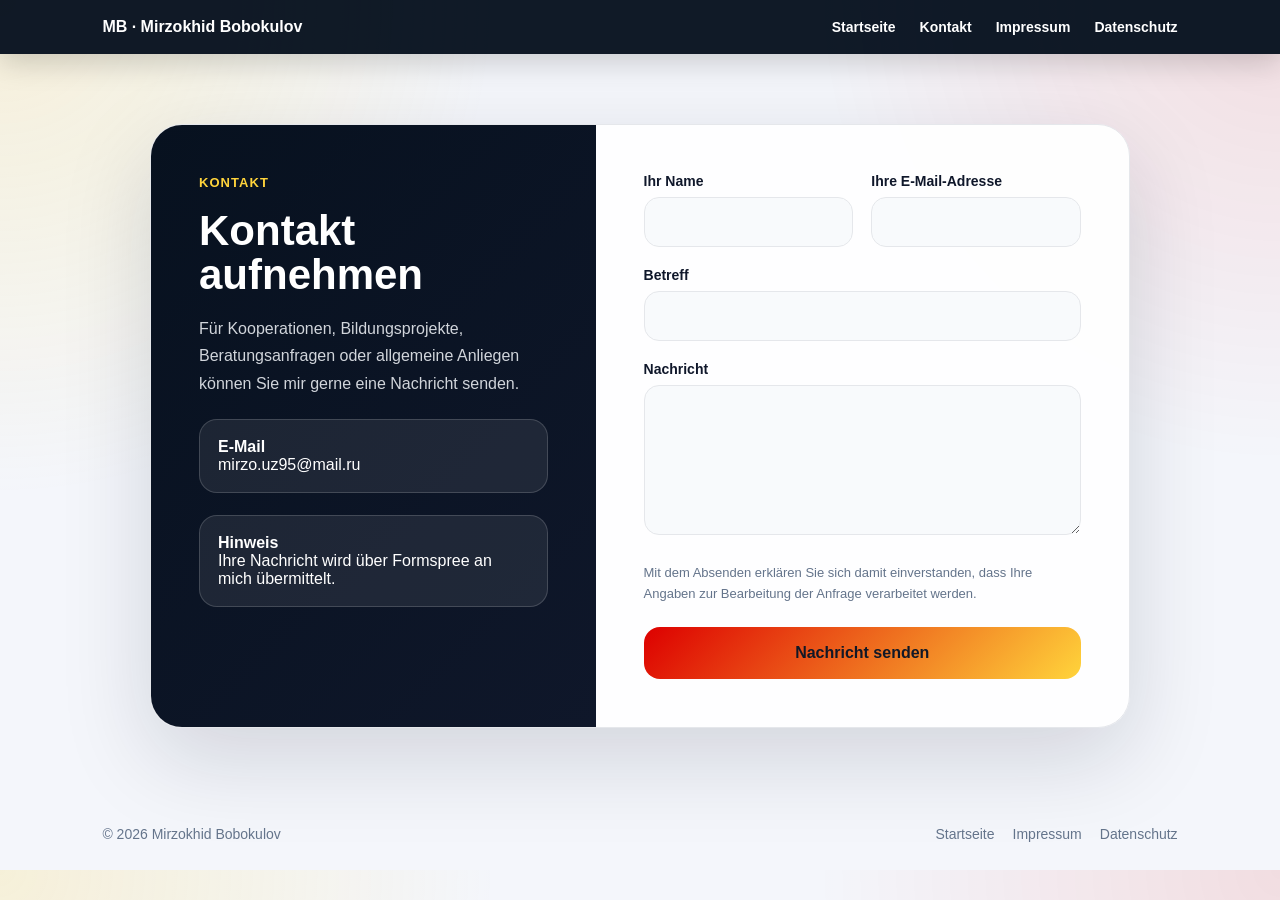
<file: kontakt.html>
<!DOCTYPE html>
<html lang="de">
<head>
  <meta charset="UTF-8" />
  <meta name="viewport" content="width=device-width, initial-scale=1.0" />
  <title>Kontakt | Mirzokhid Bobokulov</title>
  <style>
    :root{--bg:#f4f6fb;--card:#fff;--text:#0f172a;--muted:#64748b;--dark:#07111f;--yellow:#ffd43b;--red:#dd0000;--line:#e5e7eb}
    *{box-sizing:border-box}body{margin:0;font-family:Arial,Helvetica,sans-serif;background:radial-gradient(circle at top left,rgba(255,212,59,.18),transparent 32%),radial-gradient(circle at top right,rgba(221,0,0,.10),transparent 30%),var(--bg);color:var(--text)}
    header{background:rgba(7,17,31,.96);color:white;padding:18px 8%;display:flex;justify-content:space-between;align-items:center;position:sticky;top:0;z-index:10;box-shadow:0 8px 30px rgba(0,0,0,.18)}
    .logo{font-weight:900}nav a{color:white;text-decoration:none;margin-left:24px;font-weight:800;font-size:14px}nav a:hover{color:var(--yellow)}
    main{min-height:calc(100vh - 160px);display:flex;align-items:center;justify-content:center;padding:70px 20px}
    .contact-card{width:100%;max-width:980px;background:rgba(255,255,255,.94);border:1px solid var(--line);border-radius:32px;overflow:hidden;display:grid;grid-template-columns:1fr 1.2fr;box-shadow:0 30px 90px rgba(15,23,42,.15)}
    .info{background:linear-gradient(135deg,#07111f,#0f172a);color:white;padding:48px}
    .badge{color:var(--yellow);font-weight:900;font-size:13px;letter-spacing:.08em;text-transform:uppercase}.info h1{font-size:42px;line-height:1.05;margin:18px 0}.info p{color:#d1d5db;line-height:1.7}.info-box{margin-top:22px;padding:18px;border-radius:18px;background:rgba(255,255,255,.08);border:1px solid rgba(255,255,255,.16)}.info-box a{color:white;text-decoration:none}
    form{padding:48px}.row{display:grid;grid-template-columns:1fr 1fr;gap:18px}label{display:block;font-weight:900;font-size:14px;margin-bottom:8px}
    input,textarea{width:100%;padding:15px 16px;border:1px solid var(--line);border-radius:15px;font-size:16px;outline:none;background:#f8fafc;margin-bottom:20px}input:focus,textarea:focus{border-color:var(--yellow);background:white;box-shadow:0 0 0 4px rgba(255,212,59,.18)}textarea{min-height:150px;resize:vertical}
    .notice{font-size:13px;line-height:1.6;color:var(--muted);margin:4px 0 22px}button{width:100%;padding:17px 24px;border:0;border-radius:16px;background:linear-gradient(135deg,var(--red),var(--yellow));color:#111827;font-size:16px;font-weight:900;cursor:pointer}
    footer{padding:28px 8%;display:flex;justify-content:space-between;color:var(--muted);font-size:14px}footer a{color:var(--muted);text-decoration:none;margin-left:18px}
    @media(max-width:850px){header{display:block;padding:16px 22px}nav{margin-top:14px}nav a{margin-left:0;margin-right:16px}.contact-card{grid-template-columns:1fr;border-radius:24px}.info,form{padding:32px 24px}.row{grid-template-columns:1fr}footer{display:block;text-align:center}}
  </style>
</head>
<body>
<header><div class="logo">MB · Mirzokhid Bobokulov</div><nav><a href="index.html">Startseite</a><a href="kontakt.html">Kontakt</a><a href="impressum.html">Impressum</a><a href="datenschutz.html">Datenschutz</a></nav></header>
<main><section class="contact-card"><div class="info"><span class="badge">Kontakt</span><h1>Kontakt aufnehmen</h1><p>Für Kooperationen, Bildungsprojekte, Beratungsanfragen oder allgemeine Anliegen können Sie mir gerne eine Nachricht senden.</p><div class="info-box"><strong>E-Mail</strong><br><a href="mailto:mirzo.uz95@mail.ru">mirzo.uz95@mail.ru</a></div><div class="info-box"><strong>Hinweis</strong><br>Ihre Nachricht wird über Formspree an mich übermittelt.</div></div>
<form action="https://formspree.io/f/mdarjdrd" method="POST"><div class="row"><div><label for="name">Ihr Name</label><input id="name" type="text" name="name" required></div><div><label for="email">Ihre E-Mail-Adresse</label><input id="email" type="email" name="email" required></div></div><label for="subject">Betreff</label><input id="subject" type="text" name="subject"><label for="message">Nachricht</label><textarea id="message" name="message" required></textarea><p class="notice">Mit dem Absenden erklären Sie sich damit einverstanden, dass Ihre Angaben zur Bearbeitung der Anfrage verarbeitet werden.</p><input type="hidden" name="_subject" value="Neue Nachricht über bobokulov.github.io"><button type="submit">Nachricht senden</button></form></section></main>
<footer><div>© 2026 Mirzokhid Bobokulov</div><div><a href="index.html">Startseite</a><a href="impressum.html">Impressum</a><a href="datenschutz.html">Datenschutz</a></div></footer>
</body></html>
</file>
